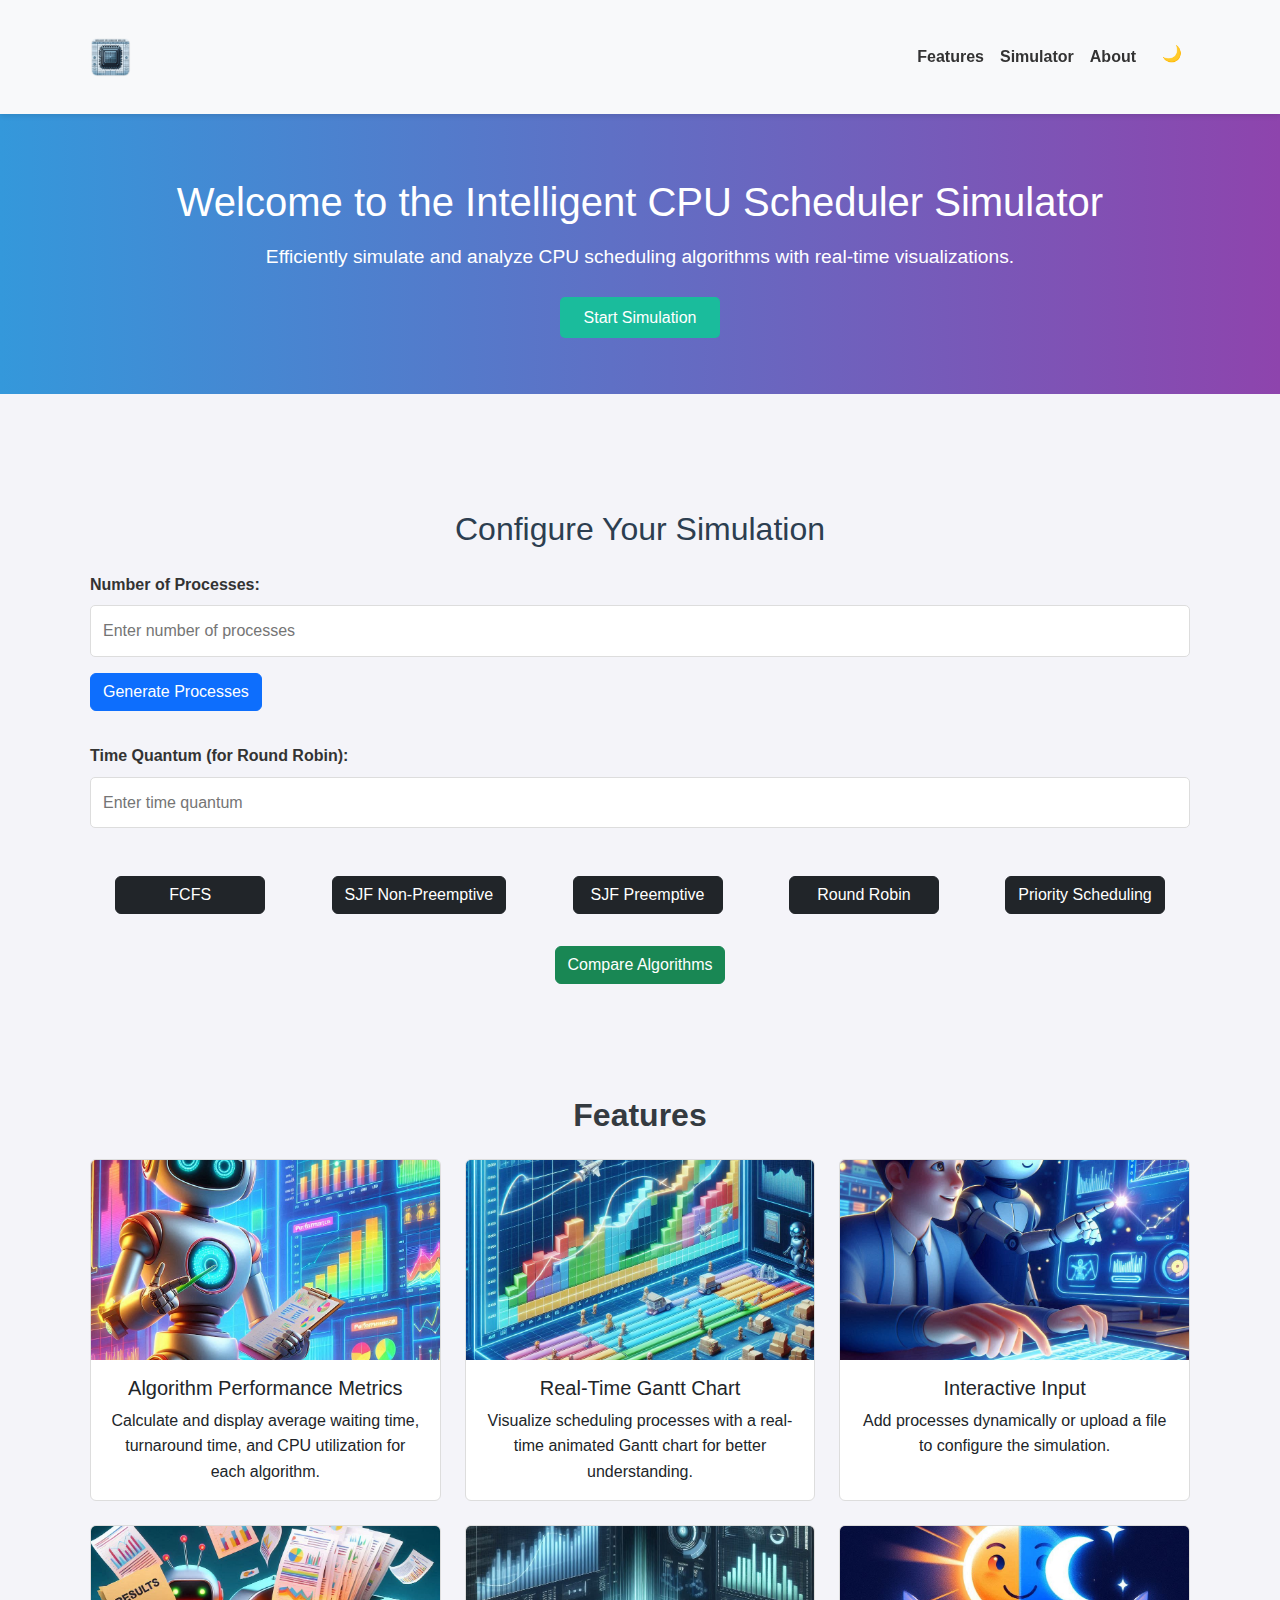
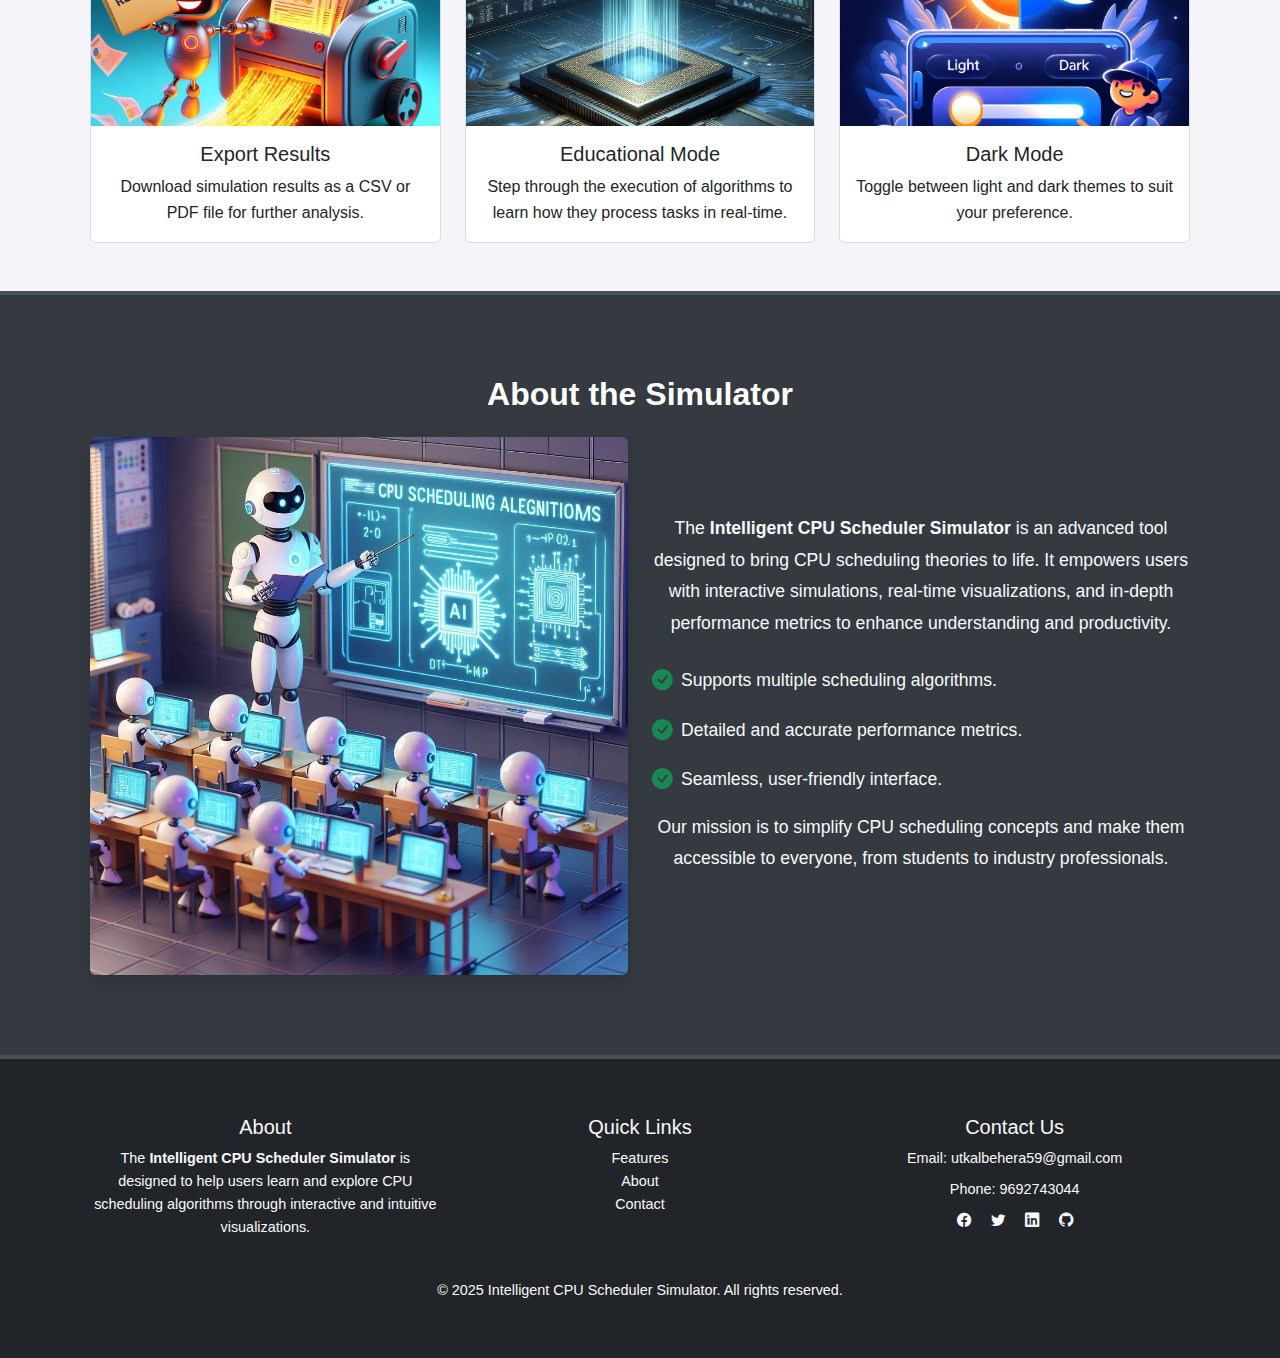
<file: index.html>
<!DOCTYPE html>
<html lang="en">
    <head>
        <meta charset="UTF-8" />
        <meta name="viewport" content="width=device-width, initial-scale=1.0" />
        <meta
            name="description"
            content="Simulate and analyze CPU scheduling algorithms with real-time visualizations. Compare different scheduling algorithms and find the best one."
        />
        <title>Intelligent CPU Scheduler Simulator</title>
        <link
            href="https://cdn.jsdelivr.net/npm/bootstrap@5.3.0-alpha3/dist/css/bootstrap.min.css"
            rel="stylesheet"
        />
        <link
            href="https://cdn.jsdelivr.net/npm/bootstrap-icons/font/bootstrap-icons.css"
            rel="stylesheet"
        />

        <link rel="stylesheet" href="styles.css" />
        <link rel="icon" href="icon.png" type="image/png" />
    </head>
    <body>
        <header class="navbar navbar-expand-lg navbar-light bg-light">
            <div class="container">
                <a class="navbar-brand" href="#">
                    <img src="icon.png" alt="Logo" class="logo" />
                </a>
                <button
                    class="navbar-toggler"
                    type="button"
                    data-bs-toggle="collapse"
                    data-bs-target="#navbarNav"
                    aria-controls="navbarNav"
                    aria-expanded="false"
                    aria-label="Toggle navigation"
                >
                    <span class="navbar-toggler-icon"></span>
                </button>
                <div class="collapse navbar-collapse" id="navbarNav">
                    <ul class="navbar-nav ms-auto">
                        <li class="nav-item">
                            <a class="nav-link" href="#features">Features</a>
                        </li>
                        <li class="nav-item">
                            <a class="nav-link" href="#scheduler">Simulator</a>
                        </li>
                        <li class="nav-item">
                            <a class="nav-link" href="#about">About</a>
                        </li>
                        <li class="nav-item">
                            <span
                                id="darkModeToggle"
                                class="nav-link dark-mode-icon"
                                role="button"
                                aria-label="Toggle dark mode"
                                >🌙</span
                            >
                        </li>
                    </ul>
                </div>
            </div>
        </header>

        <section id="hero" class="hero">
            <div class="hero-content">
                <h1>Welcome to the Intelligent CPU Scheduler Simulator</h1>
                <p>
                    Efficiently simulate and analyze CPU scheduling algorithms
                    with real-time visualizations.
                </p>
                <a href="#scheduler" class="cta-button">Start Simulation</a>
            </div>
        </section>

        <section id="scheduler" class="container">
            <br /><br />
            <h2>Configure Your Simulation</h2>
            <div class="form-section">
                <label for="numProcesses">Number of Processes:</label>
                <input
                    type="number"
                    id="numProcesses"
                    placeholder="Enter number of processes"
                    aria-label="Enter the number of processes for simulation"
                />
                <button
                    id="generateProcesses"
                    class="btn btn-primary"
                    aria-label="Generate processes"
                >
                    Generate Processes
                </button>
            </div>

            <div id="processInputs" class="process-inputs"></div>

            <div class="form-section">
                <label for="timeQuantum">Time Quantum (for Round Robin):</label>
                <input
                    type="number"
                    id="timeQuantum"
                    placeholder="Enter time quantum"
                    aria-label="Enter time quantum for Round Robin algorithm"
                />
            </div>

            <div class="algorithm-buttons">
                <button
                    id="fcfsButton"
                    class="btn btn-dark sc"
                    aria-label="Run First Come First Serve algorithm"
                >
                    FCFS
                </button>
                <button
                    id="sjfNonPreemptiveButton"
                    class="btn btn-dark sc"
                    aria-label="Run Shortest Job First Non-Preemptive algorithm"
                >
                    SJF Non-Preemptive
                </button>
                <button
                    id="sjfPreemptiveButton"
                    class="btn btn-dark sc"
                    aria-label="Run Shortest Job First Preemptive algorithm"
                >
                    SJF Preemptive
                </button>
                <button
                    id="roundRobinButton"
                    class="btn btn-dark sc"
                    aria-label="Run Round Robin algorithm"
                >
                    Round Robin
                </button>
                <button
                    id="priorityButton"
                    class="btn btn-dark sc"
                    aria-label="Run Priority Scheduling algorithm"
                >
                    Priority Scheduling
                </button>
            </div>

            <div class="form-section compare">
                <button
                    id="compareAlgorithmsButton"
                    class="btn btn-success"
                    aria-label="Compare all algorithms"
                >
                    Compare Algorithms
                </button>
            </div>

            <div id="results" class="results" aria-label="Simulation Results">
                <!-- <h2>Simulation Results</h2> -->
                <div id="resultsTable" role="region" aria-live="polite"></div>
            </div>

            <div
                id="bestAlgorithm"
                class="best-algorithm"
                role="region"
                aria-live="polite"
            >
                <div id="bestAlgorithmResults"></div>
            </div>
        </section>

        <section id="features" class="container py-5">
            <h2 class="text-center mb-4">Features</h2>
            <div class="row g-4">
                <div class="col-md-6 col-lg-4">
                    <div class="card h-100">
                        <img
                            src="image1.jpeg"
                            class="card-img-top"
                            alt="Algorithm Metrics"
                        />
                        <div class="card-body text-center">
                            <h5 class="card-title">
                                Algorithm Performance Metrics
                            </h5>
                            <p class="card-text">
                                Calculate and display average waiting time,
                                turnaround time, and CPU utilization for each
                                algorithm.
                            </p>
                        </div>
                    </div>
                </div>
                <div class="col-md-6 col-lg-4">
                    <div class="card h-100">
                        <img
                            src="image2.jpeg"
                            class="card-img-top"
                            alt="Gantt Chart"
                        />
                        <div class="card-body text-center">
                            <h5 class="card-title">Real-Time Gantt Chart</h5>
                            <p class="card-text">
                                Visualize scheduling processes with a real-time
                                animated Gantt chart for better understanding.
                            </p>
                        </div>
                    </div>
                </div>
                <div class="col-md-6 col-lg-4">
                    <div class="card h-100">
                        <img
                            src="image3.jpeg"
                            class="card-img-top"
                            alt="Interactive Input"
                        />
                        <div class="card-body text-center">
                            <h5 class="card-title">Interactive Input</h5>
                            <p class="card-text">
                                Add processes dynamically or upload a file to
                                configure the simulation.
                            </p>
                        </div>
                    </div>
                </div>
                <div class="col-md-6 col-lg-4">
                    <div class="card h-100">
                        <img
                            src="image4.jpeg"
                            class="card-img-top"
                            alt="Export Results"
                        />
                        <div class="card-body text-center">
                            <h5 class="card-title">Export Results</h5>
                            <p class="card-text">
                                Download simulation results as a CSV or PDF file
                                for further analysis.
                            </p>
                        </div>
                    </div>
                </div>
                <div class="col-md-6 col-lg-4">
                    <div class="card h-100">
                        <img
                            src="image5.jpeg"
                            class="card-img-top"
                            alt="Educational Mode"
                        />
                        <div class="card-body text-center">
                            <h5 class="card-title">Educational Mode</h5>
                            <p class="card-text">
                                Step through the execution of algorithms to
                                learn how they process tasks in real-time.
                            </p>
                        </div>
                    </div>
                </div>
                <div class="col-md-6 col-lg-4">
                    <div class="card h-100">
                        <img
                            src="image6.jpeg"
                            class="card-img-top"
                            alt="Dark Mode"
                        />
                        <div class="card-body text-center">
                            <h5 class="card-title">Dark Mode</h5>
                            <p class="card-text">
                                Toggle between light and dark themes to suit
                                your preference.
                            </p>
                        </div>
                    </div>
                </div>
            </div>
        </section>

        <section
            id="about"
            class="about-section py-5 text-light"
            style="background-color: #343a40;"
        >
            <div class="container">
                <h2 class="text-center mb-4">About the Simulator</h2>
                <div class="row align-items-center">
                    <div class="col-md-6">
                        <img
                            src="image7.jpeg"
                            alt="Simulator Illustration"
                            class="img-fluid rounded shadow"
                        />
                    </div>
                    <div class="col-md-6">
                        <p>
                            The
                            <strong>Intelligent CPU Scheduler Simulator</strong>
                            is an advanced tool designed to bring CPU scheduling
                            theories to life. It empowers users with interactive
                            simulations, real-time visualizations, and in-depth
                            performance metrics to enhance understanding and
                            productivity.
                        </p>
                        <ul class="list-unstyled">
                            <li>
                                <i
                                    class="bi bi-check-circle-fill text-success"
                                ></i>
                                Supports multiple scheduling algorithms.
                            </li>
                            <li>
                                <i
                                    class="bi bi-check-circle-fill text-success"
                                ></i>
                                Detailed and accurate performance metrics.
                            </li>
                            <li>
                                <i
                                    class="bi bi-check-circle-fill text-success"
                                ></i>
                                Seamless, user-friendly interface.
                            </li>
                        </ul>
                        <p>
                            Our mission is to simplify CPU scheduling concepts
                            and make them accessible to everyone, from students
                            to industry professionals.
                        </p>
                    </div>
                </div>
            </div>
        </section>

        <footer class="bg-dark text-light py-4">
            <div class="container">
                <div class="row">
                    <div class="col-md-4 mb-3">
                        <h5>About</h5>
                        <p>
                            The
                            <strong>Intelligent CPU Scheduler Simulator</strong>
                            is designed to help users learn and explore CPU
                            scheduling algorithms through interactive and
                            intuitive visualizations.
                        </p>
                    </div>
                    <div class="col-md-4 mb-3">
                        <h5>Quick Links</h5>
                        <ul class="list-unstyled">
                            <li>
                                <a
                                    href="#features"
                                    class="text-light text-decoration-none"
                                    >Features</a
                                >
                            </li>
                            <li>
                                <a
                                    href="#about"
                                    class="text-light text-decoration-none"
                                    >About</a
                                >
                            </li>
                            <li>
                                <a
                                    href="#contact"
                                    class="text-light text-decoration-none"
                                    >Contact</a
                                >
                            </li>
                        </ul>
                    </div>
                    <div class="col-md-4">
                        <h5>Contact Us</h5>
                        <p>
                            Email:
                            <a
                                href="mailto:utkalbehera59@gmail.com"
                                class="text-light text-decoration-none"
                                >utkalbehera59@gmail.com</a
                            >
                        </p>
                        <p>
                            Phone:
                            <a
                                href="tel:9692743044"
                                class="text-light text-decoration-none"
                                >9692743044</a
                            >
                        </p>
                        <div>
                            <a
                                href="https://www.facebook.com/sanjayrinky.rinky/"
                                class="text-light me-3"
                                ><i class="bi bi-facebook"></i
                            ></a>
                            <a
                                href="https://x.com/UtkalBehera11"
                                class="text-light me-3"
                                ><i class="bi bi-twitter"></i
                            ></a>
                            <a
                                href="https://www.linkedin.com/in/utkal-behera59/"
                                class="text-light me-3"
                                ><i class="bi bi-linkedin"></i
                            ></a>
                            <a
                                href="https://github.com/Utkal9"
                                class="text-light"
                                ><i class="bi bi-github"></i
                            ></a>
                        </div>
                    </div>
                </div>
                <div class="text-center mt-3">
                    <p class="mb-0">
                        &copy; 2025 Intelligent CPU Scheduler Simulator. All
                        rights reserved.
                    </p>
                </div>
            </div>
        </footer>

        <script src="https://cdn.jsdelivr.net/npm/bootstrap@5.3.0-alpha3/dist/js/bootstrap.bundle.min.js"></script>
        <script src="app.js"></script>
    </body>
</html>
</file>
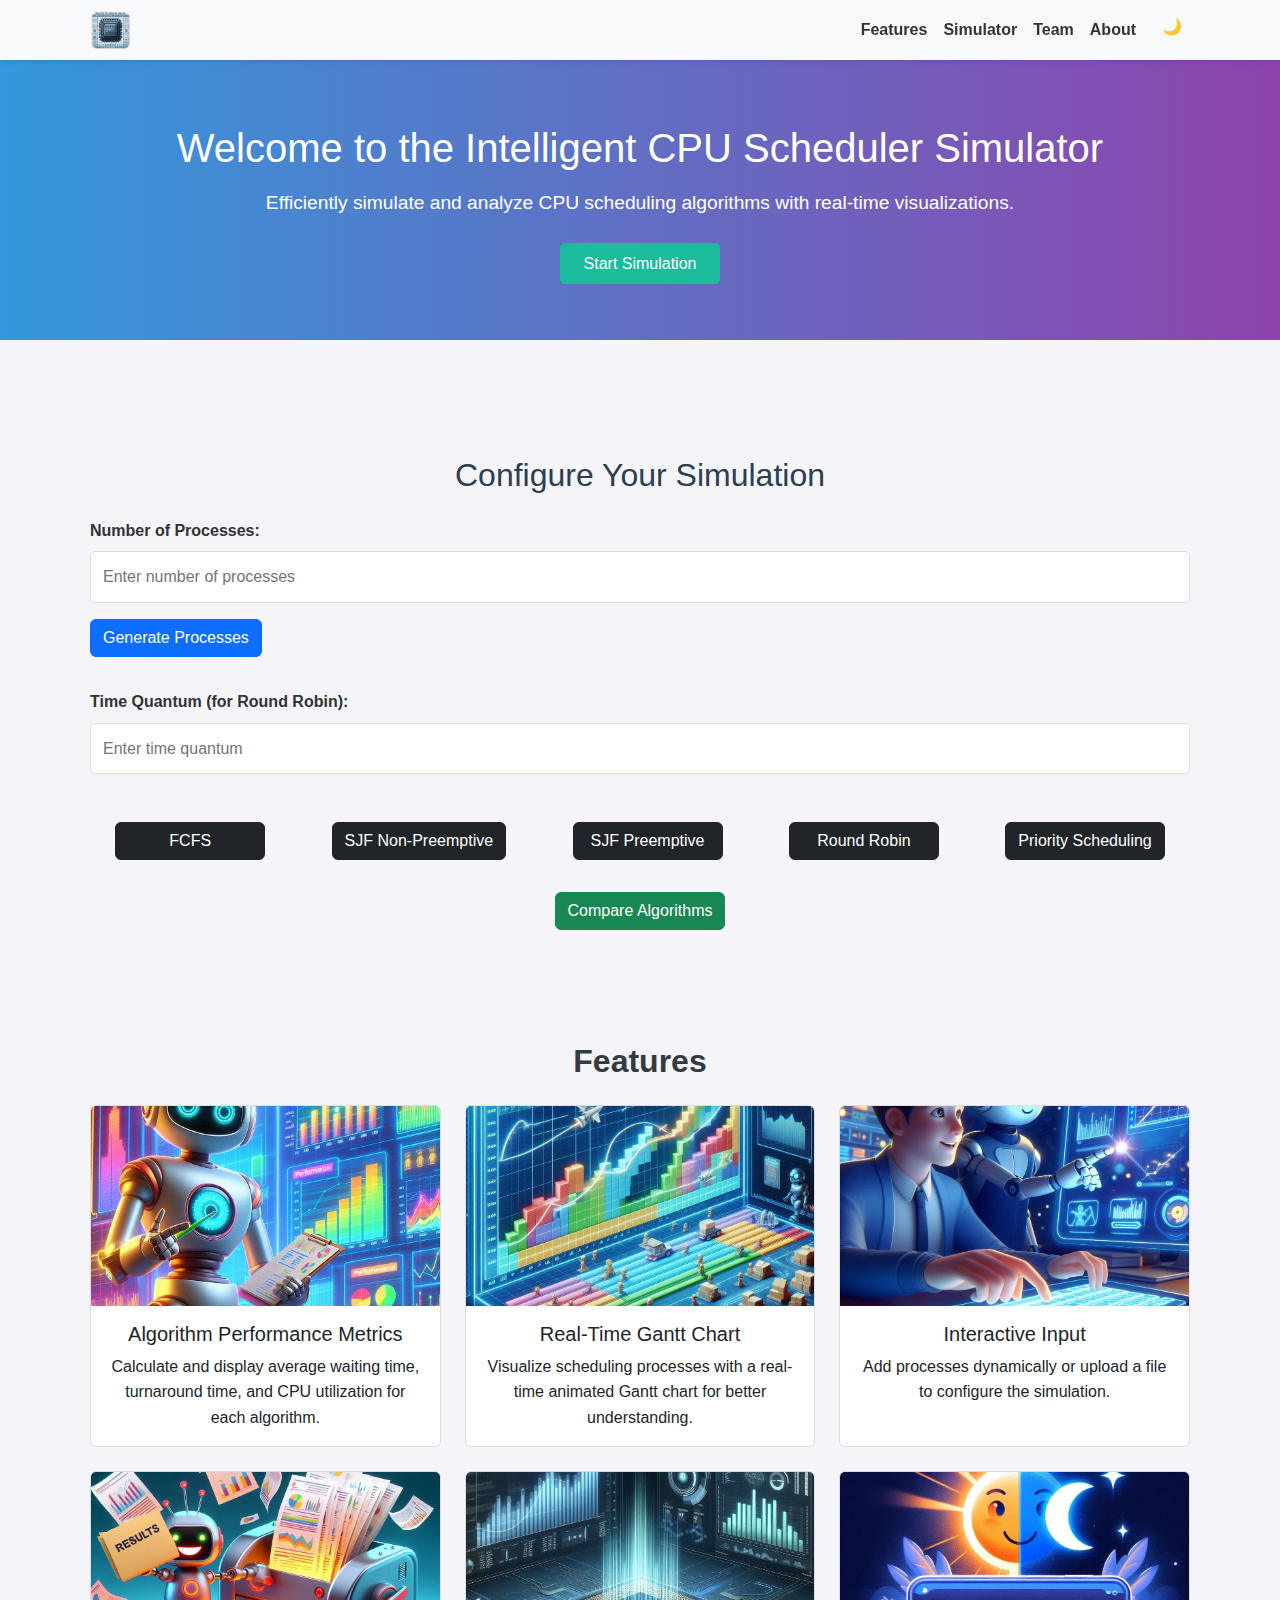
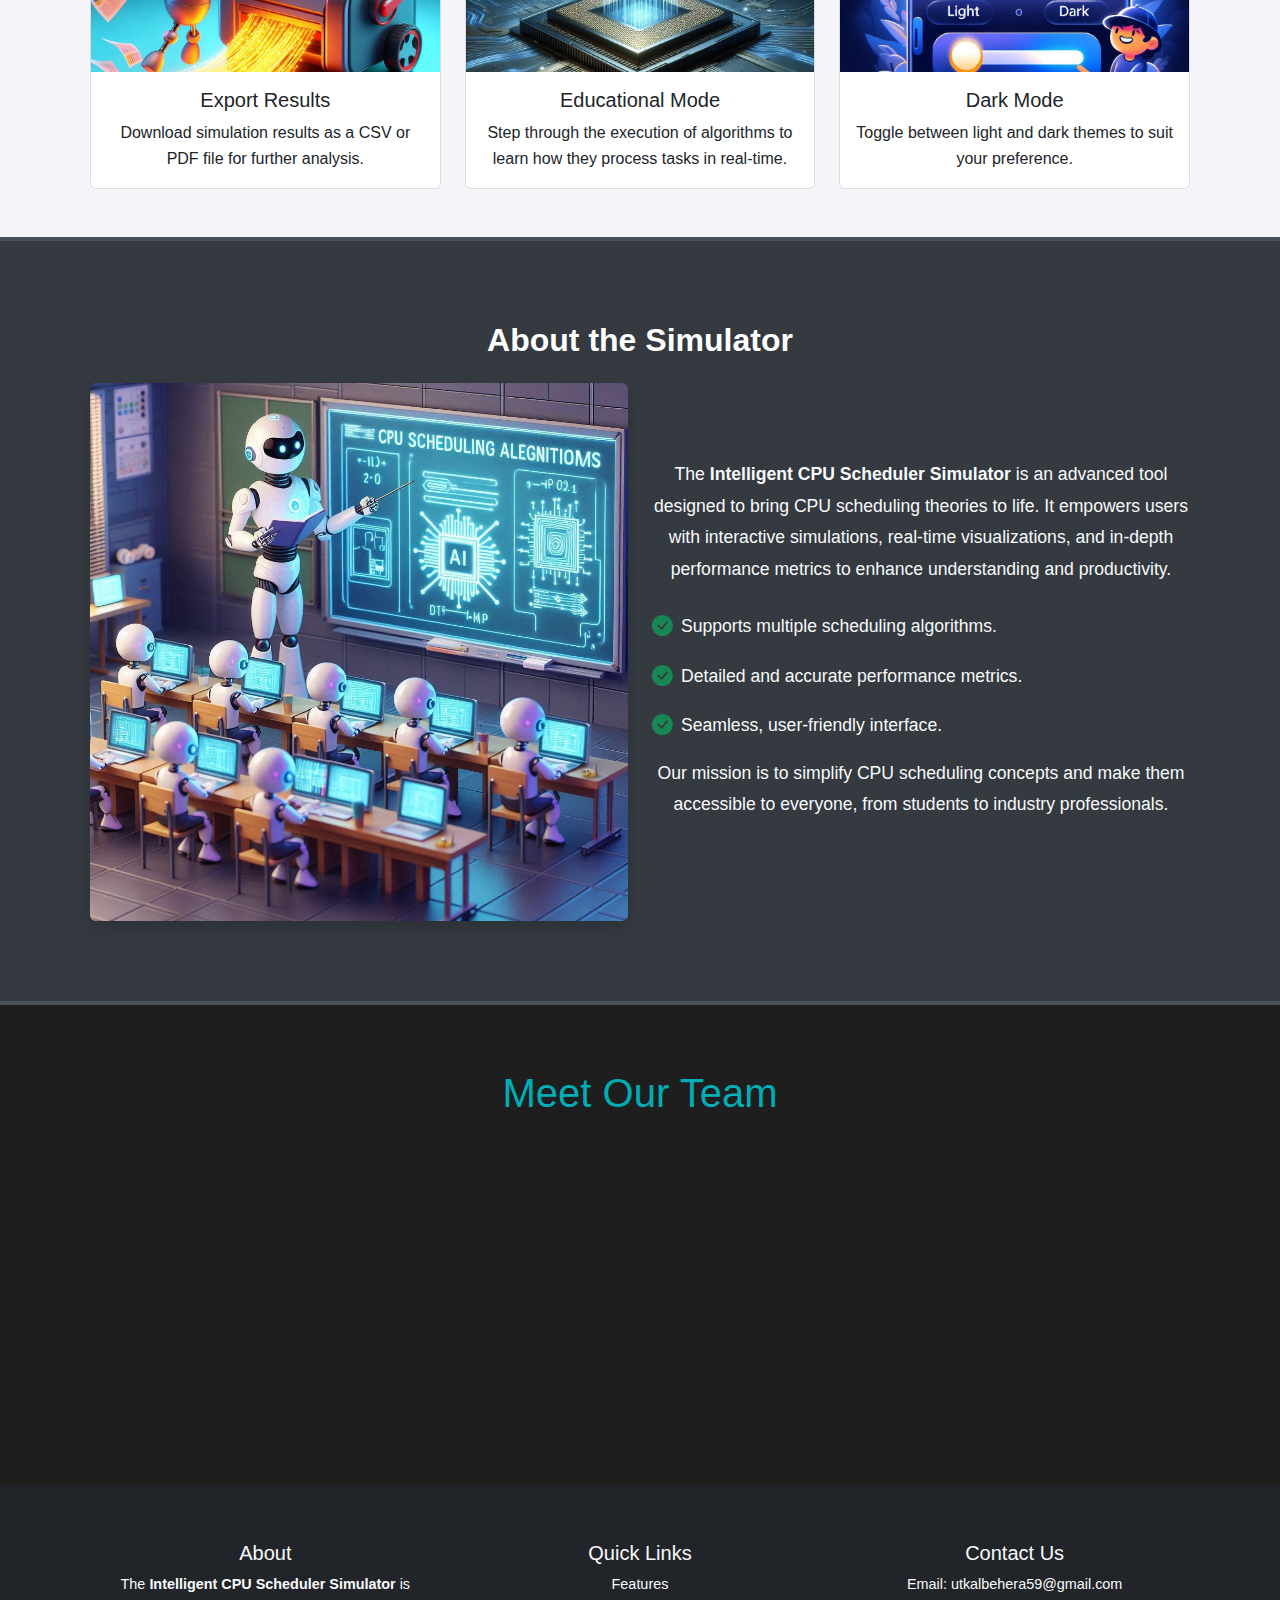
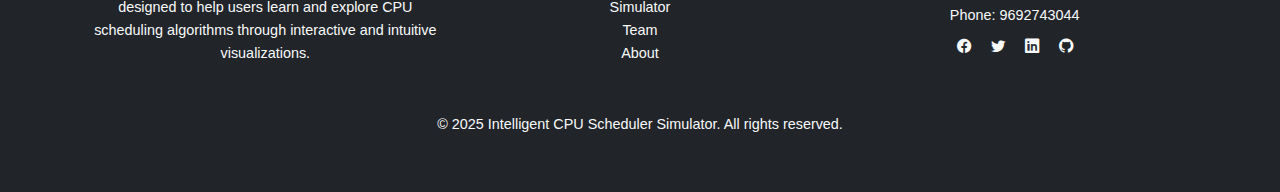
<file: Graphical UI/index.html>
<!DOCTYPE html>
<html lang="en">
    <head>
        <meta charset="UTF-8" />
        <meta name="viewport" content="width=device-width, initial-scale=1.0" />
        <meta
            name="description"
            content="Simulate and analyze CPU scheduling algorithms with real-time visualizations. Compare different scheduling algorithms and find the best one."
        />
        <title>Intelligent CPU Scheduler Simulator</title>
        <link
            href="https://cdn.jsdelivr.net/npm/bootstrap@5.3.0-alpha3/dist/css/bootstrap.min.css"
            rel="stylesheet"
        />
        <link
            href="https://cdn.jsdelivr.net/npm/bootstrap-icons/font/bootstrap-icons.css"
            rel="stylesheet"
        />
        <link
            href="https://cdnjs.cloudflare.com/ajax/libs/font-awesome/5.15.4/css/all.min.css"
            rel="stylesheet"
        />

        <link rel="stylesheet" href="styles.css" />
        <link rel="icon" href="assets/icon.png" type="image/png" />
    </head>
    <body>
        <header class="navbar navbar-expand-lg navbar-light bg-light">
            <div class="container">
                <a class="navbar-brand" href="#">
                    <img src="assets/icon.png" alt="Logo" class="logo" />
                </a>
                <button
                    class="navbar-toggler"
                    type="button"
                    data-bs-toggle="collapse"
                    data-bs-target="#navbarNav"
                    aria-controls="navbarNav"
                    aria-expanded="false"
                    aria-label="Toggle navigation"
                >
                    <span class="navbar-toggler-icon"></span>
                </button>
                <div class="collapse navbar-collapse" id="navbarNav">
                    <ul class="navbar-nav ms-auto">
                        <li class="nav-item">
                            <a class="nav-link" href="#features">Features</a>
                        </li>
                        <li class="nav-item">
                            <a class="nav-link" href="#scheduler">Simulator</a>
                        </li>
                        <li class="nav-item">
                            <a class="nav-link" href="#team">Team</a>
                        </li>
                        <li class="nav-item">
                            <a class="nav-link" href="#about">About</a>
                        </li>
                        <li class="nav-item">
                            <span
                                id="darkModeToggle"
                                class="nav-link dark-mode-icon"
                                role="button"
                                aria-label="Toggle dark mode"
                                >🌙</span
                            >
                        </li>
                    </ul>
                </div>
            </div>
        </header>

        <section id="hero" class="hero">
            <div class="hero-content">
                <h1>Welcome to the Intelligent CPU Scheduler Simulator</h1>
                <p>
                    Efficiently simulate and analyze CPU scheduling algorithms
                    with real-time visualizations.
                </p>
                <a href="#scheduler" class="cta-button">Start Simulation</a>
            </div>
        </section>

        <section id="scheduler" class="container">
            <br /><br />
            <h2>Configure Your Simulation</h2>
            <div class="form-section">
                <label for="numProcesses">Number of Processes:</label>
                <input
                    type="number"
                    id="numProcesses"
                    placeholder="Enter number of processes"
                    aria-label="Enter the number of processes for simulation"
                />
                <button
                    id="generateProcesses"
                    class="btn btn-primary"
                    aria-label="Generate processes"
                >
                    Generate Processes
                </button>
            </div>

            <div id="processInputs" class="process-inputs"></div>

            <div class="form-section">
                <label for="timeQuantum">Time Quantum (for Round Robin):</label>
                <input
                    type="number"
                    id="timeQuantum"
                    placeholder="Enter time quantum"
                    aria-label="Enter time quantum for Round Robin algorithm"
                />
            </div>

            <div class="algorithm-buttons">
                <button
                    id="fcfsButton"
                    class="btn btn-dark sc"
                    aria-label="Run First Come First Serve algorithm"
                >
                    FCFS
                </button>
                <button
                    id="sjfNonPreemptiveButton"
                    class="btn btn-dark sc"
                    aria-label="Run Shortest Job First Non-Preemptive algorithm"
                >
                    SJF Non-Preemptive
                </button>
                <button
                    id="sjfPreemptiveButton"
                    class="btn btn-dark sc"
                    aria-label="Run Shortest Job First Preemptive algorithm"
                >
                    SJF Preemptive
                </button>
                <button
                    id="roundRobinButton"
                    class="btn btn-dark sc"
                    aria-label="Run Round Robin algorithm"
                >
                    Round Robin
                </button>
                <button
                    id="priorityButton"
                    class="btn btn-dark sc"
                    aria-label="Run Priority Scheduling algorithm"
                >
                    Priority Scheduling
                </button>
            </div>

            <div class="form-section compare">
                <button
                    id="compareAlgorithmsButton"
                    class="btn btn-success"
                    aria-label="Compare all algorithms"
                >
                    Compare Algorithms
                </button>
            </div>

            <div id="results" class="results" aria-label="Simulation Results">
                <!-- <h2>Simulation Results</h2> -->
                <div id="resultsTable" role="region" aria-live="polite"></div>
            </div>

            <div
                id="bestAlgorithm"
                class="best-algorithm"
                role="region"
                aria-live="polite"
            >
                <div id="bestAlgorithmResults"></div>
            </div>
        </section>

        <section id="features" class="container py-5">
            <h2 class="text-center mb-4">Features</h2>
            <div class="row g-4">
                <div class="col-md-6 col-lg-4">
                    <div class="card h-100">
                        <img
                            src="assets/image1.jpeg"
                            class="card-img-top"
                            alt="Algorithm Metrics"
                        />
                        <div class="card-body text-center">
                            <h5 class="card-title">
                                Algorithm Performance Metrics
                            </h5>
                            <p class="card-text">
                                Calculate and display average waiting time,
                                turnaround time, and CPU utilization for each
                                algorithm.
                            </p>
                        </div>
                    </div>
                </div>
                <div class="col-md-6 col-lg-4">
                    <div class="card h-100">
                        <img
                            src="assets/image2.jpeg"
                            class="card-img-top"
                            alt="Gantt Chart"
                        />
                        <div class="card-body text-center">
                            <h5 class="card-title">Real-Time Gantt Chart</h5>
                            <p class="card-text">
                                Visualize scheduling processes with a real-time
                                animated Gantt chart for better understanding.
                            </p>
                        </div>
                    </div>
                </div>
                <div class="col-md-6 col-lg-4">
                    <div class="card h-100">
                        <img
                            src="assets/image3.jpeg"
                            class="card-img-top"
                            alt="Interactive Input"
                        />
                        <div class="card-body text-center">
                            <h5 class="card-title">Interactive Input</h5>
                            <p class="card-text">
                                Add processes dynamically or upload a file to
                                configure the simulation.
                            </p>
                        </div>
                    </div>
                </div>
                <div class="col-md-6 col-lg-4">
                    <div class="card h-100">
                        <img
                            src="assets/image4.jpeg"
                            class="card-img-top"
                            alt="Export Results"
                        />
                        <div class="card-body text-center">
                            <h5 class="card-title">Export Results</h5>
                            <p class="card-text">
                                Download simulation results as a CSV or PDF file
                                for further analysis.
                            </p>
                        </div>
                    </div>
                </div>
                <div class="col-md-6 col-lg-4">
                    <div class="card h-100">
                        <img
                            src="assets/image5.jpeg"
                            class="card-img-top"
                            alt="Educational Mode"
                        />
                        <div class="card-body text-center">
                            <h5 class="card-title">Educational Mode</h5>
                            <p class="card-text">
                                Step through the execution of algorithms to
                                learn how they process tasks in real-time.
                            </p>
                        </div>
                    </div>
                </div>
                <div class="col-md-6 col-lg-4">
                    <div class="card h-100">
                        <img
                            src="assets/image6.jpeg"
                            class="card-img-top"
                            alt="Dark Mode"
                        />
                        <div class="card-body text-center">
                            <h5 class="card-title">Dark Mode</h5>
                            <p class="card-text">
                                Toggle between light and dark themes to suit
                                your preference.
                            </p>
                        </div>
                    </div>
                </div>
            </div>
        </section>

        <section
            id="about"
            class="about-section py-5 text-light"
            style="background-color: #343a40;"
        >
            <div class="container">
                <h2 class="text-center mb-4">About the Simulator</h2>
                <div class="row align-items-center">
                    <div class="col-md-6">
                        <img
                            src="assets/image7.jpeg"
                            alt="Simulator Illustration"
                            class="img-fluid rounded shadow"
                        />
                    </div>
                    <div class="col-md-6">
                        <p>
                            The
                            <strong>Intelligent CPU Scheduler Simulator</strong>
                            is an advanced tool designed to bring CPU scheduling
                            theories to life. It empowers users with interactive
                            simulations, real-time visualizations, and in-depth
                            performance metrics to enhance understanding and
                            productivity.
                        </p>
                        <ul class="list-unstyled">
                            <li>
                                <i
                                    class="bi bi-check-circle-fill text-success"
                                ></i>
                                Supports multiple scheduling algorithms.
                            </li>
                            <li>
                                <i
                                    class="bi bi-check-circle-fill text-success"
                                ></i>
                                Detailed and accurate performance metrics.
                            </li>
                            <li>
                                <i
                                    class="bi bi-check-circle-fill text-success"
                                ></i>
                                Seamless, user-friendly interface.
                            </li>
                        </ul>
                        <p>
                            Our mission is to simplify CPU scheduling concepts
                            and make them accessible to everyone, from students
                            to industry professionals.
                        </p>
                    </div>
                </div>
            </div>
        </section>
        <section id="team">
            <h2>Meet Our Team</h2>
            <div class="team-container">
                <div class="team-member">
                    <img src="assets/member1.jpg" alt="Team Member 1" />
                    <h3>Utkal Behera</h3>
                    <p>CEO & Founder</p>
                    <div class="social-icons">
                        <a href="https://www.facebook.com/sanjayrinky.rinky/"
                            ><i class="fab fa-facebook"></i
                        ></a>
                        <a href="https://x.com/UtkalBehera11"
                            ><i class="fab fa-twitter"></i
                        ></a>
                        <a href="https://www.linkedin.com/in/utkal-behera59/"
                            ><i class="fab fa-linkedin"></i
                        ></a>
                    </div>
                </div>
                <div class="team-member">
                    <img src="assets/member2.jpg" alt="Team Member 2" />
                    <h3>Anushka Chandra</h3>
                    <p>Marketing Manager</p>
                    <div class="social-icons">
                        <a
                            href="https://www.facebook.com/share/18REUZipUT/?mibextid=wwXIfr"
                            ><i class="fab fa-facebook"></i
                        ></a>
                        <a href="https://x.com/AChandra06"
                            ><i class="fab fa-twitter"></i
                        ></a>
                        <a
                            href="https://www.linkedin.com/in/anushka-chandra-6244a9299/"
                            ><i class="fab fa-linkedin"></i
                        ></a>
                    </div>
                </div>
                <div class="team-member">
                    <img src="assets/member3.jpg" alt="Team Member 3" />
                    <h3>Sapun Jyoti Gogoi</h3>
                    <p>Lead Designer</p>
                    <div class="social-icons">
                        <a href="https://www.facebook.com/share/18rskku9dR/"
                            ><i class="fab fa-facebook"></i
                        ></a>
                        <a href="https://x.com/Sapunjyotigogo1"
                            ><i class="fab fa-twitter"></i
                        ></a>
                        <a href="https://www.linkedin.com/in/sapun/"
                            ><i class="fab fa-linkedin"></i
                        ></a>
                    </div>
                </div>
            </div>
        </section>

        <footer class="bg-dark text-light py-4">
            <div class="container">
                <div class="row">
                    <div class="col-md-4 mb-3">
                        <h5>About</h5>
                        <p>
                            The
                            <strong>Intelligent CPU Scheduler Simulator</strong>
                            is designed to help users learn and explore CPU
                            scheduling algorithms through interactive and
                            intuitive visualizations.
                        </p>
                    </div>
                    <div class="col-md-4 mb-3">
                        <h5>Quick Links</h5>
                        <ul class="list-unstyled">
                            <li>
                                <a
                                    href="#features"
                                    class="text-light text-decoration-none"
                                    >Features</a
                                >
                            </li>
                            <li>
                                <a
                                    href="#scheduler"
                                    class="text-light text-decoration-none"
                                    >Simulator</a
                                >
                            </li>
                            <li>
                                <a
                                    href="#team"
                                    class="text-light text-decoration-none"
                                    >Team</a
                                >
                            </li>
                            <li>
                                <a
                                    href="#about"
                                    class="text-light text-decoration-none"
                                    >About</a
                                >
                            </li>
                        </ul>
                    </div>
                    <div class="col-md-4">
                        <h5>Contact Us</h5>
                        <p>
                            Email:
                            <a
                                href="mailto:utkalbehera59@gmail.com"
                                class="text-light text-decoration-none"
                                >utkalbehera59@gmail.com</a
                            >
                        </p>
                        <p>
                            Phone:
                            <a
                                href="tel:9692743044"
                                class="text-light text-decoration-none"
                                >9692743044</a
                            >
                        </p>
                        <div>
                            <a
                                href="https://www.facebook.com/sanjayrinky.rinky/"
                                class="text-light me-3"
                                ><i class="bi bi-facebook"></i
                            ></a>
                            <a
                                href="https://x.com/UtkalBehera11"
                                class="text-light me-3"
                                ><i class="bi bi-twitter"></i
                            ></a>
                            <a
                                href="https://www.linkedin.com/in/utkal-behera59/"
                                class="text-light me-3"
                                ><i class="bi bi-linkedin"></i
                            ></a>
                            <a
                                href="https://github.com/Utkal9"
                                class="text-light"
                                ><i class="bi bi-github"></i
                            ></a>
                        </div>
                    </div>
                </div>
                <div class="text-center mt-3">
                    <p class="mb-0">
                        &copy; 2025 Intelligent CPU Scheduler Simulator. All
                        rights reserved.
                    </p>
                </div>
            </div>
        </footer>

        <script src="https://cdn.jsdelivr.net/npm/bootstrap@5.3.0-alpha3/dist/js/bootstrap.bundle.min.js"></script>
        <script src="app.js"></script>
    </body>
</html>
</file>
<file: styles.css>
:root {
    --primary-color: #3498db;
    --secondary-color: #8e44ad;
    --accent-color: #1abc9c;
    --dark-bg: #2c3e50;
    --light-bg: #f4f4f9;
    --text-color: #333;
    --white: #fff;
}
/* Global Styles */
body {
    font-family: "Arial", sans-serif;
    margin: 0;
    padding: 0;
    color: #333;
    line-height: 1.6;
    background-color: #f4f4f9;
    height: 100%; /* For sticky footer */
}

html,
body {
    height: 100%; /* For sticky footer */
}

body {
    display: flex;
    flex-direction: column;
}

/* Navbar */
.logo {
    height: 40px;
    width: auto;
}

.navbar {
    background-color: #cafcff;
    padding: 0; /* Reduced padding for compact height */
    display: flex;
    justify-content: space-between;
    align-items: center;
    box-shadow: 0 2px 5px rgba(0, 0, 0, 0.1);
    position: sticky;
    top: 0;
    z-index: 1000;
}

.nav-link {
    color: #333;
    font-weight: bold;
    transition: color 0.3s ease;
}

.nav-link:hover {
    color: #1abc9c;
}

.dark-mode-icon {
    cursor: pointer;
    font-size: 1.2rem;
    transition: transform 0.3s ease;
}

.dark-mode-icon:hover {
    transform: scale(1.2);
}

/* Hero Section */
#hero {
    background: linear-gradient(to right, #3498db, #8e44ad);
    color: white;
    text-align: center;
    padding: 4rem 1rem;
    margin-bottom: 2rem;
}

#hero h1 {
    font-size: 2.5rem;
    margin-bottom: 1rem;
}

#hero p {
    font-size: 1.2rem;
    margin-bottom: 2rem;
}

.cta-button {
    background-color: #1abc9c;
    color: white;
    padding: 0.75rem 1.5rem;
    text-decoration: none;
    font-size: 1rem;
    border-radius: 5px;
    transition: background-color 0.3s ease;
}

.cta-button:hover {
    background-color: #16a085;
}

/* Container Section */
.container {
    width: 90%;
    max-width: 1100px;
    margin: 0 auto;
    padding: 2rem 0;
}

.container h2 {
    text-align: center;
    margin-bottom: 1.5rem;
    color: #2c3e50;
}

.form-section {
    margin-bottom: 2rem;
}

label {
    display: block;
    font-weight: bold;
    margin-bottom: 0.5rem;
}

input[type="number"] {
    width: 100%;
    padding: 0.75rem;
    border: 1px solid #ddd;
    border-radius: 5px;
    font-size: 1rem;
    margin-bottom: 1rem;
}

button {
    display: inline-block;
    padding: 0.75rem 1.5rem;
    font-size: 1rem;
    border: none;
    border-radius: 5px;
    cursor: pointer;
    transition: background-color 0.3s ease;
}

button.primary-button {
    background-color: #3498db;
    color: white;
}
.sc {
    color: white;
}
.sc:hover {
    color: rgb(240, 67, 67);
}
.compare {
    text-align: center;
}

button.primary-button:hover {
    background-color: #2980b9;
}

button.secondary-button {
    background-color: #8e44ad;
    color: white;
}

button.secondary-button:hover {
    background-color: #732d91;
}

/* Algorithm Buttons */
.algorithm-buttons {
    display: flex;
    justify-content: space-around;
    flex-wrap: wrap;
    gap: 1rem;
    margin-bottom: 2rem;
}

button {
    min-width: 150px;
}

/* Results Section */
/* .results,
.best-algorithm {
    background-color: white;
    border-radius: 10px;
    box-shadow: 0 2px 5px rgba(0, 0, 0, 0.1);
    padding: 2rem;
    margin-top: 2rem;
}

.results h2,
.best-algorithm h3 {
    text-align: center;
    margin-bottom: 1.5rem;
    color: #2c3e50;
} */

/* Table Styles */
.results-table {
    width: 100%;
    border-collapse: collapse;
    margin-top: 1rem;
}

.results-table th,
.results-table td {
    text-align: center;
    padding: 0.75rem;
    border: 1px solid #ddd;
}

.results-table th {
    background-color: #2c3e50;
    color: white;
    font-weight: bold;
}

.results-table tr:nth-child(even) {
    background-color: #f9f9f9;
}

.results-table tr:hover {
    background-color: #e0e0e0;
    transition: background-color 0.3s ease;
}

/* Highlighted Average Time */
.average-waiting-time {
    margin-top: 10px;
    font-size: 1.2em;
    font-weight: bold;
    color: #333;
    text-align: center;
}

/* Footer */
footer {
    background-color: #2c3e50;
    color: white;
    text-align: center;
    padding: 1rem 0;
    margin-top: auto; /* Sticky footer */
    font-size: 0.9rem;
}

footer p {
    margin: 0;
}

/* Focus Styles for Accessibility */
button:focus,
a:focus {
    outline: 2px dashed #1abc9c;
    outline-offset: 2px;
}

/* Media Queries */
@media (max-width: 768px) {
    /* Navbar */
    .navbar-nav {
        flex-direction: column;
        align-items: center;
        gap: 0.5rem;
    }

    .navbar-brand img {
        height: 35px; /* Adjust logo size for smaller screens */
    }

    /* Algorithm Buttons */
    .algorithm-buttons {
        flex-direction: column;
        gap: 1rem;
    }

    button {
        width: 100%;
    }

    /* Hero Section */
    #hero h1 {
        font-size: 2rem;
    }

    #hero p {
        font-size: 1rem;
    }

    .cta-button {
        font-size: 0.9rem;
        padding: 0.5rem 1rem;
    }

    /* Features Section Cards */
    #features .card {
        margin-bottom: 1rem;
    }

    /* Footer */
    footer {
        font-size: 0.8rem;
        padding: 0.75rem 0;
    }
}

#features .card {
    border: 1px solid #ddd;
    transition: transform 0.3s ease, box-shadow 0.3s ease;
}

#features .card:hover {
    transform: scale(1.05);
    box-shadow: 0px 4px 15px rgba(0, 0, 0, 0.2);
}

#features h2 {
    color: #343a40;
    font-weight: bold;
}

body.dark-mode {
    background-color: #121212;
    color: #ffffff;
}

body.dark-mode a {
    color: #bb86fc;
}

body.dark-mode .navbar {
    background-color: #1f1f1f;
}

body.dark-mode .btn {
    background-color: #333333;
    color: #ffffff;
}

body.dark-mode .btn:hover {
    background-color: #444444;
}

.dark-mode-icon {
    cursor: pointer;
    font-size: 1rem;
    padding: 5px;
    margin-left: 10px;
    transition: transform 0.3s ease;
}

.dark-mode-icon:hover {
    transform: scale(1.2);
}

body.dark-mode .dark-mode-icon {
    content: "☀️";
}
/* About Section */
.about-section {
    background-color: var(--dark-bg);
    color: var(--white);
    padding: 3rem 1rem;
    border-top: 4px solid #495057;
    border-bottom: 4px solid #495057;
    text-align: center;
}

.about-section h2 {
    color: var(--white);
    font-size: 2rem;
    margin-bottom: 1.5rem;
    font-weight: bold;
}

.about-section p {
    font-size: 1.1rem;
    margin-bottom: 1.5rem;
    line-height: 1.8;
}

.about-section ul {
    list-style: none;
    padding: 0;
    margin: 0 auto;
    max-width: 700px;
    text-align: left;
}

.about-section ul li {
    margin-bottom: 1rem;
    font-size: 1.1rem;
    display: flex;
    align-items: center;
}

.about-section ul li i {
    color: var(--accent-color);
    font-size: 1.3rem;
    margin-right: 0.5rem;
    flex-shrink: 0;
}

/* Footer Section */
footer {
    background-color: var(--dark-bg);
    color: var(--white);
    text-align: center;
    padding: 1.5rem 0;
    margin-top: auto;
    font-size: 0.9rem;
}

footer a {
    color: var(--accent-color);
    text-decoration: none;
    transition: color 0.3s ease;
}

footer a:hover {
    color: #16a085;
}

footer p {
    margin: 0.5rem 0;
}

footer .social-icons {
    display: flex;
    justify-content: center;
    gap: 1rem;
    margin: 1rem 0;
}

footer .social-icons a {
    display: inline-flex;
    align-items: center;
    justify-content: center;
    width: 40px;
    height: 40px;
    background-color: #444;
    color: var(--white);
    border-radius: 50%;
    font-size: 1.2rem;
    transition: background-color 0.3s ease, transform 0.3s ease;
}

footer .social-icons a:hover {
    background-color: var(--accent-color);
    transform: scale(1.1);
}

/* Responsive Adjustments for About & Footer Sections */
@media (max-width: 768px) {
    .about-section ul {
        text-align: center;
    }

    footer .social-icons {
        gap: 0.75rem;
    }
}

.card-img-top {
    height: 200px;
    object-fit: cover;
}
</file>
<file: Graphical UI/styles.css>
:root {
    --primary-color: #3498db;
    --secondary-color: #8e44ad;
    --accent-color: #1abc9c;
    --dark-bg: #2c3e50;
    --light-bg: #f4f4f9;
    --text-color: #333;
    --white: #fff;
}
/* Global Styles */
body {
    font-family: "Arial", sans-serif;
    margin: 0;
    padding: 0;
    color: #333;
    line-height: 1.6;
    background-color: #f4f4f9;
    height: 100%; /* For sticky footer */
}

html,
body {
    height: 100%; /* For sticky footer */
}

body {
    display: flex;
    flex-direction: column;
}

/* Navbar */
.logo {
    height: 40px;
    width: auto;
}

.navbar {
    background-color: #cafcff; /* Reduced padding for compact height */
    display: flex;
    justify-content: space-between;
    align-items: center;
    box-shadow: 0 2px 5px rgba(0, 0, 0, 0.1);
    position: sticky;
    top: 0;
    z-index: 1000;
    height: 60px;
    padding: 0 1rem;
}

.nav-link {
    color: #333;
    font-weight: bold;
    transition: color 0.3s ease;
}

.nav-link:hover {
    color: #1abc9c;
}

.dark-mode-icon {
    cursor: pointer;
    font-size: 1.2rem;
    transition: transform 0.3s ease;
}

.dark-mode-icon:hover {
    transform: scale(1.2);
}

/* Hero Section */
#hero {
    background: linear-gradient(to right, #3498db, #8e44ad);
    color: white;
    text-align: center;
    padding: 4rem 1rem;
    margin-bottom: 2rem;
}

#hero h1 {
    font-size: 2.5rem;
    margin-bottom: 1rem;
}

#hero p {
    font-size: 1.2rem;
    margin-bottom: 2rem;
}

.cta-button {
    background-color: #1abc9c;
    color: white;
    padding: 0.75rem 1.5rem;
    text-decoration: none;
    font-size: 1rem;
    border-radius: 5px;
    transition: background-color 0.3s ease;
}

.cta-button:hover {
    background-color: #16a085;
}
/* Dark Mode Button Styles */
body.dark-mode .cta-button {
    background-color: #16a085;
    color: #ecf0f1;
}

body.dark-mode .cta-button:hover {
    color: #ecdbff; /* Subtle hover text color change */
    transform: scale(1.1); /* Slight hover scale effect */
}
/* Container Section */
.container {
    width: 90%;
    max-width: 1100px;
    margin: 0 auto;
    padding: 2rem 0;
}

.container h2 {
    text-align: center;
    margin-bottom: 1.5rem;
    color: #2c3e50;
}

.form-section {
    margin-bottom: 2rem;
}

label {
    display: block;
    font-weight: bold;
    margin-bottom: 0.5rem;
}

input[type="number"] {
    width: 100%;
    padding: 0.75rem;
    border: 1px solid #ddd;
    border-radius: 5px;
    font-size: 1rem;
    margin-bottom: 1rem;
}

button {
    display: inline-block;
    padding: 0.75rem 1.5rem;
    font-size: 1rem;
    border: none;
    border-radius: 5px;
    cursor: pointer;
    transition: background-color 0.3s ease;
}

button.primary-button {
    background-color: #3498db;
    color: white;
}
.sc {
    color: white;
}
.sc:hover {
    color: rgb(240, 67, 67);
}
.compare {
    text-align: center;
}

button.primary-button:hover {
    background-color: #2980b9;
}

button.secondary-button {
    background-color: #8e44ad;
    color: white;
}

button.secondary-button:hover {
    background-color: #732d91;
}

/* Algorithm Buttons */
.algorithm-buttons {
    display: flex;
    justify-content: space-around;
    flex-wrap: wrap;
    gap: 1rem;
    margin-bottom: 2rem;
}

button {
    min-width: 150px;
}

/* Results Section */
/* .results,
.best-algorithm {
    background-color: white;
    border-radius: 10px;
    box-shadow: 0 2px 5px rgba(0, 0, 0, 0.1);
    padding: 2rem;
    margin-top: 2rem;
}

.results h2,
.best-algorithm h3 {
    text-align: center;
    margin-bottom: 1.5rem;
    color: #2c3e50;
} */

/* Table Styles */
.results-table {
    width: 100%;
    border-collapse: collapse;
    margin-top: 1rem;
}

.results-table th,
.results-table td {
    text-align: center;
    padding: 0.75rem;
    border: 1px solid #ddd;
}

.results-table th {
    background-color: #2c3e50;
    color: white;
    font-weight: bold;
}

.results-table tr:nth-child(even) {
    background-color: #f9f9f9;
}

.results-table tr:hover {
    background-color: #e0e0e0;
    transition: background-color 0.3s ease;
}

/* Highlighted Average Time */
.average-waiting-time {
    margin-top: 10px;
    font-size: 1.2em;
    font-weight: bold;
    color: #333;
    text-align: center;
}

/* Footer */
footer {
    background-color: #2c3e50;
    color: white;
    text-align: center;
    padding: 1rem 0;
    margin-top: auto; /* Sticky footer */
    font-size: 0.9rem;
}

footer p {
    margin: 0;
}

/* Focus Styles for Accessibility */
button:focus,
a:focus {
    outline: 2px dashed #1abc9c;
    outline-offset: 2px;
}

/* Media Queries */
@media (max-width: 768px) {
    /* Navbar */
    .navbar-nav {
        flex-direction: column;
        align-items: center;
        gap: 0.5rem;
    }

    .navbar-brand img {
        height: 35px; /* Adjust logo size for smaller screens */
    }

    /* Algorithm Buttons */
    .algorithm-buttons {
        flex-direction: column;
        gap: 1rem;
    }

    button {
        width: 100%;
    }

    /* Hero Section */
    #hero h1 {
        font-size: 2rem;
    }

    #hero p {
        font-size: 1rem;
    }

    .cta-button {
        font-size: 0.9rem;
        padding: 0.5rem 1rem;
    }

    /* Features Section Cards */
    #features .card {
        margin-bottom: 1rem;
    }

    /* Footer */
    footer {
        font-size: 0.8rem;
        padding: 0.75rem 0;
    }
}

#features .card {
    border: 1px solid #ddd;
    transition: transform 0.3s ease, box-shadow 0.3s ease;
}

#features .card:hover {
    transform: scale(1.05);
    box-shadow: 0px 4px 15px rgba(0, 0, 0, 0.2);
}

#features h2 {
    color: #343a40;
    font-weight: bold;
}

body.dark-mode {
    background-color: #121212;
    color: #e0e0e0; /* Softer text color for better readability */
}

body.dark-mode a {
    color: #bb86fc;
}

body.dark-mode .navbar {
    background-color: #1e1e1e;
    box-shadow: 0 2px 5px rgba(0, 0, 0, 0.4);
}

body.dark-mode .algorithm-buttons button {
    background-color: #333333;
    color: #ffffff;
}

body.dark-mode .algorithm-buttons button:hover {
    background-color: #444444;
}

body.dark-mode footer {
    background-color: #1e1e1e;
    color: #aaaaaa;
}
body.dark-mode .results-table th {
    background-color: #333333;
    color: #ffffff;
}

body.dark-mode .results-table tr:nth-child(even) {
    background-color: #242424;
}

body.dark-mode .results-table tr:hover {
    background-color: #3a3a3a;
}
body.dark-mode #features .card {
    background-color: #1f1f1f;
    border: 1px solid #333333;
    color: white;
    box-shadow: 0 2px 10px rgba(0, 0, 0, 0.5);
}

body.dark-mode #features .card:hover {
    transform: scale(1.05);
    box-shadow: 0px 4px 15px rgba(255, 255, 255, 0.2);
}
body {
    transition: background-color 0.3s ease, color 0.3s ease;
}

.navbar,
.card,
footer,
.algorithm-buttons button {
    transition: background-color 0.3s ease, color 0.3s ease;
}
body.dark-mode img {
    filter: brightness(0.8);
}
body.dark-mode button:focus,
body.dark-mode a:focus {
    outline: 2px dashed #bb86fc;
}

.dark-mode-icon {
    cursor: pointer;
    font-size: 1rem;
    padding: 5px;
    margin-left: 10px;
    transition: transform 0.3s ease;
}

.dark-mode-icon:hover {
    transform: scale(1.2);
}

body.dark-mode .dark-mode-icon {
    content: "☀️";
}
/* About Section */
.about-section {
    background-color: var(--dark-bg);
    color: var(--white);
    padding: 3rem 1rem;
    border-top: 4px solid #495057;
    border-bottom: 4px solid #495057;
    text-align: center;
}

.about-section h2 {
    color: var(--white);
    font-size: 2rem;
    margin-bottom: 1.5rem;
    font-weight: bold;
}

.about-section p {
    font-size: 1.1rem;
    margin-bottom: 1.5rem;
    line-height: 1.8;
}

.about-section ul {
    list-style: none;
    padding: 0;
    margin: 0 auto;
    max-width: 700px;
    text-align: left;
}

.about-section ul li {
    margin-bottom: 1rem;
    font-size: 1.1rem;
    display: flex;
    align-items: center;
}

.about-section ul li i {
    color: var(--accent-color);
    font-size: 1.3rem;
    margin-right: 0.5rem;
    flex-shrink: 0;
}

/* Footer Section */
footer {
    background-color: var(--dark-bg);
    color: var(--white);
    text-align: center;
    padding: 1.5rem 0;
    margin-top: auto;
    font-size: 0.9rem;
}

footer a {
    color: var(--accent-color);
    text-decoration: none;
    transition: color 0.3s ease;
}

footer a:hover {
    color: #16a085;
}

footer p {
    margin: 0.5rem 0;
}

footer .social-icons {
    display: flex;
    justify-content: center;
    gap: 1rem;
    margin: 1rem 0;
}

footer .social-icons a {
    display: inline-flex;
    align-items: center;
    justify-content: center;
    width: 40px;
    height: 40px;
    background-color: #444;
    color: var(--white);
    border-radius: 50%;
    font-size: 1.2rem;
    transition: background-color 0.3s ease, transform 0.3s ease;
}

footer .social-icons a:hover {
    background-color: var(--accent-color);
    transform: scale(1.1);
}

/* Responsive Adjustments for About & Footer Sections */
@media (max-width: 768px) {
    .about-section ul {
        text-align: center;
    }

    footer .social-icons {
        gap: 0.75rem;
    }
    .team-container {
        flex-direction: column;
        align-items: center;
    }
}

.card-img-top {
    height: 200px;
    object-fit: cover;
}
#team {
    padding: 4rem 2rem;
    background-color: var(--light-bg);
    text-align: center;
}

#team h2 {
    font-size: 2.5rem;
    margin-bottom: 2rem;
    color: var(--primary-color);
}

.team-container {
    display: flex;
    flex-wrap: wrap;
    justify-content: center;
    gap: 2rem;
}

.team-member {
    background: var(--white);
    border-radius: 10px;
    box-shadow: 0 4px 8px rgba(0, 0, 0, 0.1);
    width: 250px;
    text-align: center;
    padding: 1.5rem;
    transition: transform 0.3s ease, box-shadow 0.3s ease;
}

.team-member:hover {
    transform: translateY(-10px);
    box-shadow: 0 8px 16px rgba(0, 0, 0, 0.2);
}

.team-member img {
    width: 100px;
    height: 100px;
    border-radius: 50%;
    margin-bottom: 1rem;
    object-fit: cover;
}

.team-member h3 {
    font-size: 1.25rem;
    color: var(--primary-color);
}

.team-member p {
    font-size: 1rem;
    color: var(--dark-gray);
    margin: 0.5rem 0 1rem;
}

.team-member .social-icons {
    display: flex;
    justify-content: center;
    gap: 0.5rem;
}

.team-member .social-icons a {
    color: var(--primary-color);
    font-size: 1.25rem;
    transition: color 0.3s ease;
}

.team-member .social-icons a:hover {
    color: var(--accent-color);
}
/* Team Section (Dark Mode) */
#team {
    padding: 4rem 2rem;
    background-color: #1e1e1e; /* Dark background */
    text-align: center;
}

#team h2 {
    font-size: 2.5rem;
    margin-bottom: 2rem;
    color: #00adb5; /* Accent color for the heading */
}

.team-container {
    display: flex;
    flex-wrap: wrap;
    justify-content: center;
    gap: 2rem;
}

.team-member {
    background: #252525; /* Dark card background */
    border-radius: 10px;
    box-shadow: 0 4px 8px rgba(0, 0, 0, 0.5); /* Subtle dark shadow */
    width: 250px;
    text-align: center;
    padding: 1.5rem;
    transition: transform 0.3s ease, box-shadow 0.3s ease;
}

.team-member:hover {
    transform: translateY(-10px);
    box-shadow: 0 8px 16px rgba(0, 173, 181, 0.4); /* Highlight on hover */
}

.team-member img {
    width: 100px;
    height: 100px;
    border-radius: 50%;
    margin-bottom: 1rem;
    object-fit: cover;
    border: 2px solid #00adb5; /* Accent border for images */
}

.team-member h3 {
    font-size: 1.25rem;
    color: #ffffff; /* White text for names */
}

.team-member p {
    font-size: 1rem;
    color: #aaaaaa; /* Light gray for roles */
    margin: 0.5rem 0 1rem;
}

.team-member .social-icons {
    display: flex;
    justify-content: center;
    gap: 0.5rem;
}

.team-member .social-icons a {
    color: #00adb5; /* Accent color for social icons */
    font-size: 1.25rem;
    transition: color 0.3s ease;
}

.team-member .social-icons a:hover {
    color: #ffffff; /* Change to white on hover */
}
body:not(.dark-mode) .team-section {
    background-color: #f9f9f9; /* Light background for the section */
    color: #333; /* Dark text for readability */
}

body:not(.dark-mode) .team-member {
    background: #ffffff; /* White background for cards */
    border: 1px solid #e0e0e0; /* Subtle border for definition */
    box-shadow: 0 4px 8px rgba(0, 0, 0, 0.1); /* Soft shadow for depth */
    color: #333; /* Dark text inside cards */
    transition: box-shadow 0.3s ease, transform 0.3s ease;
}

body:not(.dark-mode) .team-member h3 {
    color: #222; /* Slightly darker name for emphasis */
}

body:not(.dark-mode) .team-member p {
    color: #555; /* Softer text for roles or descriptions */
}

body:not(.dark-mode) .team-member .social-icons a {
    color: #007bff; /* Bright blue accent color for social icons */
    transition: color 0.3s ease, transform 0.3s ease;
}

body:not(.dark-mode) .team-member .social-icons a:hover {
    color: #0056b3; /* Darker hover color for icons */
    transform: scale(1.2); /* Slight hover animation */
}

body:not(.dark-mode) .team-member:hover {
    box-shadow: 0 8px 16px rgba(0, 123, 255, 0.2); /* Bright hover effect */
    transform: translateY(-5px); /* Hover lift effect */
}

body:not(.dark-mode) .team-member h3:hover {
    color: #0056b3; /* Accent hover for names */
    transform: translateY(-3px);
    transition: transform 0.3s ease, color 0.3s ease;
}
</file>
